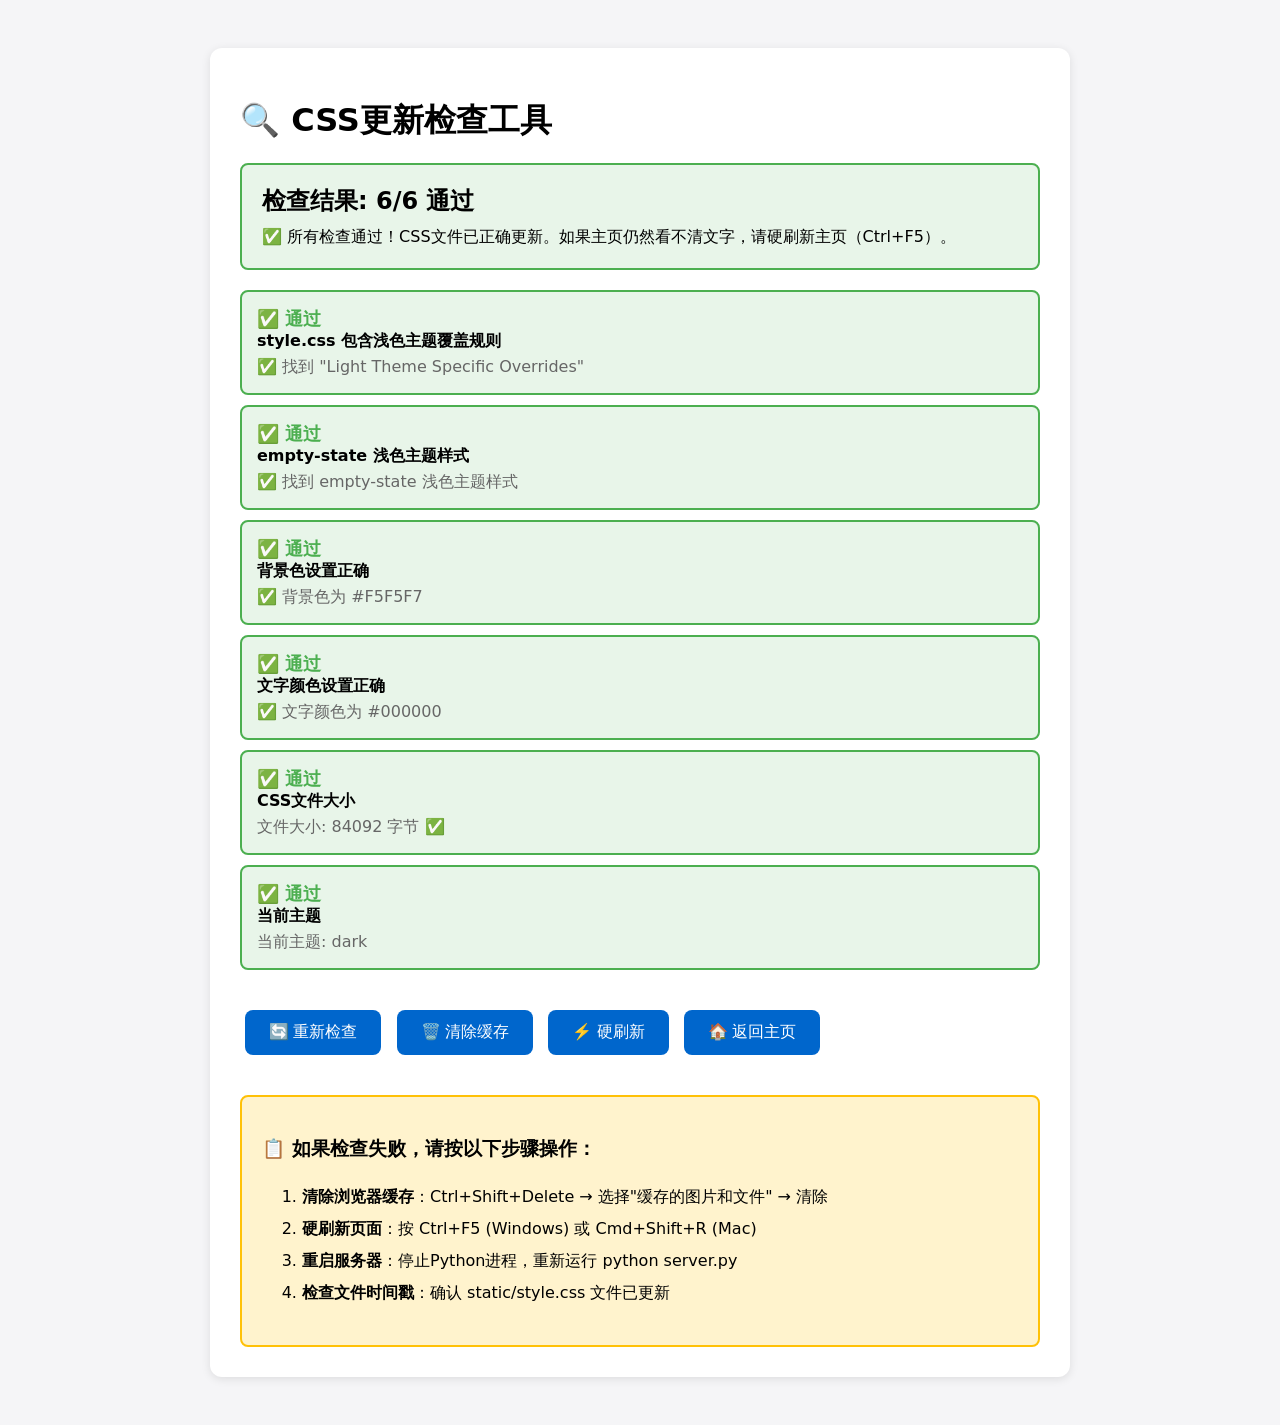
<file: static/css-check.html>
<!DOCTYPE html>
<html lang="zh-CN">
<head>
  <meta charset="UTF-8">
  <meta name="viewport" content="width=device-width, initial-scale=1.0">
  <title>CSS检查工具</title>
  <style>
    body {
      font-family: system-ui, -apple-system, sans-serif;
      padding: 40px;
      background: #f5f5f7;
      color: #000;
    }
    .container {
      max-width: 800px;
      margin: 0 auto;
      background: white;
      padding: 30px;
      border-radius: 12px;
      box-shadow: 0 2px 10px rgba(0,0,0,0.1);
    }
    h1 { color: #000; margin-bottom: 20px; }
    .check-item {
      padding: 15px;
      margin: 10px 0;
      border: 2px solid #ddd;
      border-radius: 8px;
      background: #f9f9f9;
    }
    .check-item.pass {
      border-color: #4caf50;
      background: #e8f5e9;
    }
    .check-item.fail {
      border-color: #f44336;
      background: #ffebee;
    }
    .status {
      font-weight: bold;
      font-size: 18px;
    }
    .pass .status { color: #4caf50; }
    .fail .status { color: #f44336; }
    button {
      background: #0066cc;
      color: white;
      border: none;
      padding: 12px 24px;
      border-radius: 8px;
      font-size: 16px;
      cursor: pointer;
      margin: 10px 5px;
    }
    button:hover {
      background: #0052a3;
    }
    .code {
      background: #f5f5f5;
      padding: 10px;
      border-radius: 4px;
      font-family: monospace;
      margin: 10px 0;
      overflow-x: auto;
    }
  </style>
</head>
<body>
  <div class="container">
    <h1>🔍 CSS更新检查工具</h1>
    
    <div id="results"></div>
    
    <div style="margin-top: 30px;">
      <button onclick="runChecks()">🔄 重新检查</button>
      <button onclick="clearCache()">🗑️ 清除缓存</button>
      <button onclick="hardRefresh()">⚡ 硬刷新</button>
      <button onclick="window.location.href='/'">🏠 返回主页</button>
    </div>
    
    <div style="margin-top: 30px; padding: 20px; background: #fff3cd; border-radius: 8px; border: 2px solid #ffc107;">
      <h3>📋 如果检查失败，请按以下步骤操作：</h3>
      <ol style="line-height: 2;">
        <li><strong>清除浏览器缓存</strong>：Ctrl+Shift+Delete → 选择"缓存的图片和文件" → 清除</li>
        <li><strong>硬刷新页面</strong>：按 Ctrl+F5 (Windows) 或 Cmd+Shift+R (Mac)</li>
        <li><strong>重启服务器</strong>：停止Python进程，重新运行 python server.py</li>
        <li><strong>检查文件时间戳</strong>：确认 static/style.css 文件已更新</li>
      </ol>
    </div>
  </div>

  <script>
    async function runChecks() {
      const results = document.getElementById('results');
      results.innerHTML = '<p>检查中...</p>';
      
      const checks = [];
      
      // 检查1: style.css是否包含新的浅色主题代码
      try {
        const response = await fetch('/static/style.css?t=' + Date.now());
        const css = await response.text();
        
        const hasLightTheme = css.includes('Light Theme Specific Overrides');
        const hasEmptyState = css.includes(':root[data-theme="light"] .empty-state');
        const hasCorrectBg = css.includes('--bg:#F5F5F7');
        const hasCorrectText = css.includes('--text:#000000');
        
        checks.push({
          name: 'style.css 包含浅色主题覆盖规则',
          pass: hasLightTheme,
          detail: hasLightTheme ? '✅ 找到 "Light Theme Specific Overrides"' : '❌ 未找到浅色主题覆盖规则'
        });
        
        checks.push({
          name: 'empty-state 浅色主题样式',
          pass: hasEmptyState,
          detail: hasEmptyState ? '✅ 找到 empty-state 浅色主题样式' : '❌ 未找到 empty-state 样式'
        });
        
        checks.push({
          name: '背景色设置正确',
          pass: hasCorrectBg,
          detail: hasCorrectBg ? '✅ 背景色为 #F5F5F7' : '❌ 背景色不正确'
        });
        
        checks.push({
          name: '文字颜色设置正确',
          pass: hasCorrectText,
          detail: hasCorrectText ? '✅ 文字颜色为 #000000' : '❌ 文字颜色不正确'
        });
        
        // 检查文件大小（新增内容后应该更大）
        const fileSize = css.length;
        checks.push({
          name: 'CSS文件大小',
          pass: fileSize > 50000,
          detail: `文件大小: ${fileSize} 字节 ${fileSize > 50000 ? '✅' : '❌ 文件太小，可能未更新'}`
        });
        
      } catch (e) {
        checks.push({
          name: 'CSS文件加载',
          pass: false,
          detail: '❌ 无法加载CSS文件: ' + e.message
        });
      }
      
      // 检查2: 当前主题设置
      const currentTheme = document.documentElement.dataset.theme || localStorage.getItem('hermes-theme') || 'dark';
      checks.push({
        name: '当前主题',
        pass: true,
        detail: `当前主题: ${currentTheme}`
      });
      
      // 渲染结果
      let html = '';
      let passCount = 0;
      
      checks.forEach(check => {
        if (check.pass) passCount++;
        html += `
          <div class="check-item ${check.pass ? 'pass' : 'fail'}">
            <div class="status">${check.pass ? '✅ 通过' : '❌ 失败'}</div>
            <div><strong>${check.name}</strong></div>
            <div style="margin-top: 5px; color: #666;">${check.detail}</div>
          </div>
        `;
      });
      
      const summary = `
        <div style="padding: 20px; background: ${passCount === checks.length ? '#e8f5e9' : '#ffebee'}; 
                    border-radius: 8px; margin-bottom: 20px; border: 2px solid ${passCount === checks.length ? '#4caf50' : '#f44336'};">
          <h2 style="margin: 0 0 10px 0;">检查结果: ${passCount}/${checks.length} 通过</h2>
          ${passCount === checks.length 
            ? '<p style="margin: 0; font-size: 16px;">✅ 所有检查通过！CSS文件已正确更新。如果主页仍然看不清文字，请硬刷新主页（Ctrl+F5）。</p>'
            : '<p style="margin: 0; font-size: 16px;">❌ 部分检查失败。请按照下方步骤操作。</p>'}
        </div>
      `;
      
      results.innerHTML = summary + html;
    }
    
    function clearCache() {
      if (confirm('这将清除浏览器缓存。是否继续？')) {
        // 清除localStorage
        localStorage.clear();
        sessionStorage.clear();
        
        // 提示用户手动清除缓存
        alert('请按 Ctrl+Shift+Delete 打开浏览器清除缓存对话框，选择"缓存的图片和文件"，然后点击"清除数据"。');
      }
    }
    
    function hardRefresh() {
      alert('即将硬刷新页面。请确保已保存所有工作。');
      window.location.reload(true);
    }
    
    // 页面加载时自动运行检查
    window.addEventListener('DOMContentLoaded', runChecks);
  </script>
</body>
</html>
</file>
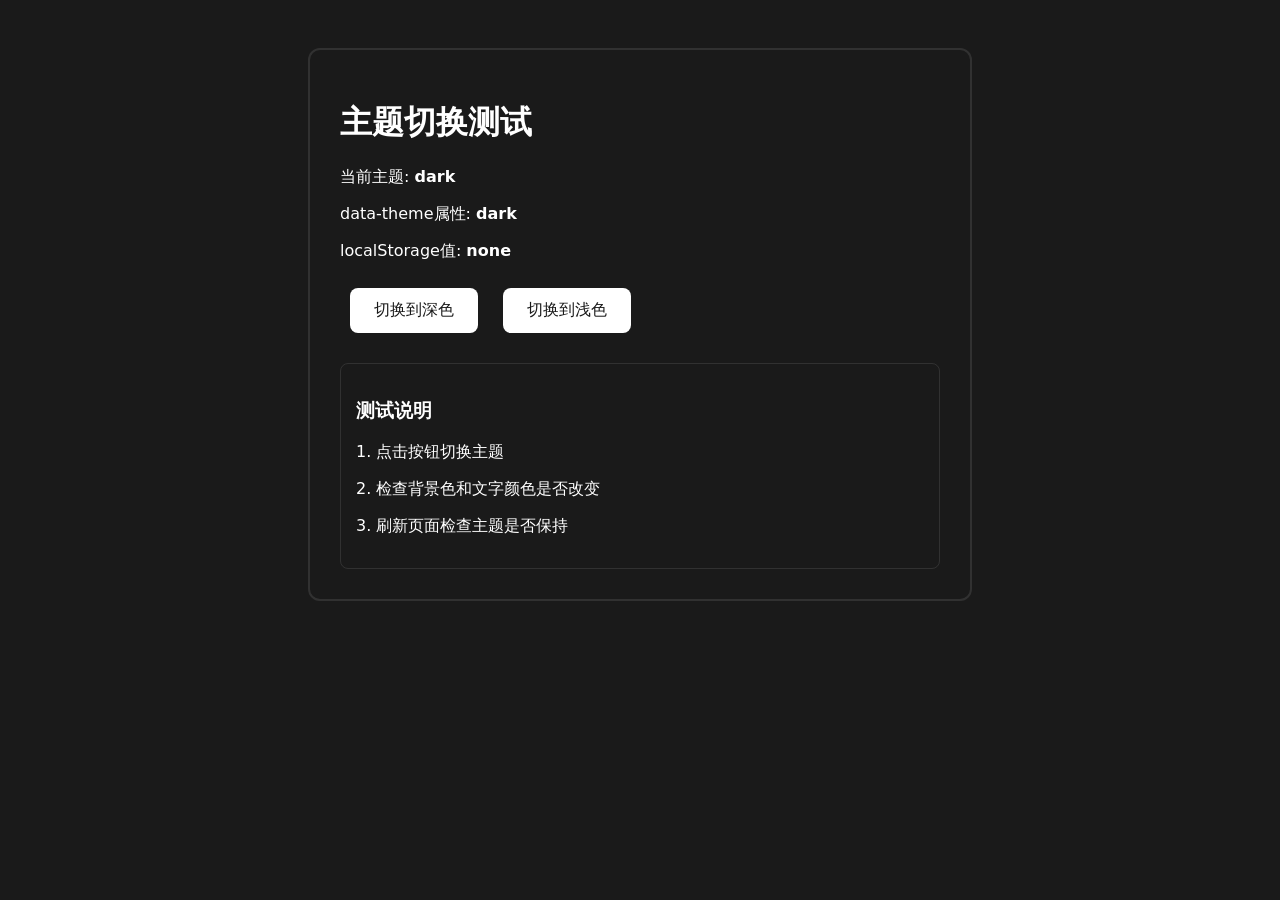
<file: static/theme-test.html>
<!DOCTYPE html>
<html lang="en">
<head>
  <meta charset="UTF-8">
  <meta name="viewport" content="width=device-width, initial-scale=1.0">
  <title>Theme Test</title>
  <style>
    :root {
      --bg: #1a1a1a;
      --text: #ffffff;
      --border: rgba(255,255,255,0.1);
    }
    
    :root[data-theme="light"] {
      --bg: #ffffff;
      --text: #000000;
      --border: rgba(0,0,0,0.1);
    }
    
    body {
      background: var(--bg);
      color: var(--text);
      font-family: system-ui, -apple-system, sans-serif;
      padding: 40px;
      transition: all 0.3s ease;
    }
    
    .container {
      max-width: 600px;
      margin: 0 auto;
      border: 2px solid var(--border);
      padding: 30px;
      border-radius: 12px;
    }
    
    button {
      background: var(--text);
      color: var(--bg);
      border: none;
      padding: 12px 24px;
      border-radius: 8px;
      cursor: pointer;
      font-size: 16px;
      margin: 10px;
    }
    
    .info {
      margin-top: 20px;
      padding: 15px;
      border: 1px solid var(--border);
      border-radius: 8px;
    }
  </style>
</head>
<body>
  <div class="container">
    <h1>主题切换测试</h1>
    <p>当前主题: <strong id="currentTheme">dark</strong></p>
    <p>data-theme属性: <strong id="dataTheme">-</strong></p>
    <p>localStorage值: <strong id="localStorageValue">-</strong></p>
    
    <div>
      <button onclick="setTheme('dark')">切换到深色</button>
      <button onclick="setTheme('light')">切换到浅色</button>
    </div>
    
    <div class="info">
      <h3>测试说明</h3>
      <p>1. 点击按钮切换主题</p>
      <p>2. 检查背景色和文字颜色是否改变</p>
      <p>3. 刷新页面检查主题是否保持</p>
    </div>
  </div>
  
  <script>
    function setTheme(theme) {
      console.log('Setting theme to:', theme);
      document.documentElement.dataset.theme = theme;
      localStorage.setItem('hermes-theme', theme);
      updateDisplay();
    }
    
    function updateDisplay() {
      const theme = document.documentElement.dataset.theme || 'dark';
      const stored = localStorage.getItem('hermes-theme') || 'none';
      document.getElementById('currentTheme').textContent = theme;
      document.getElementById('dataTheme').textContent = theme;
      document.getElementById('localStorageValue').textContent = stored;
    }
    
    // 页面加载时恢复主题
    window.addEventListener('DOMContentLoaded', () => {
      const savedTheme = localStorage.getItem('hermes-theme') || 'dark';
      document.documentElement.dataset.theme = savedTheme;
      updateDisplay();
    });
  </script>
</body>
</html>
</file>
